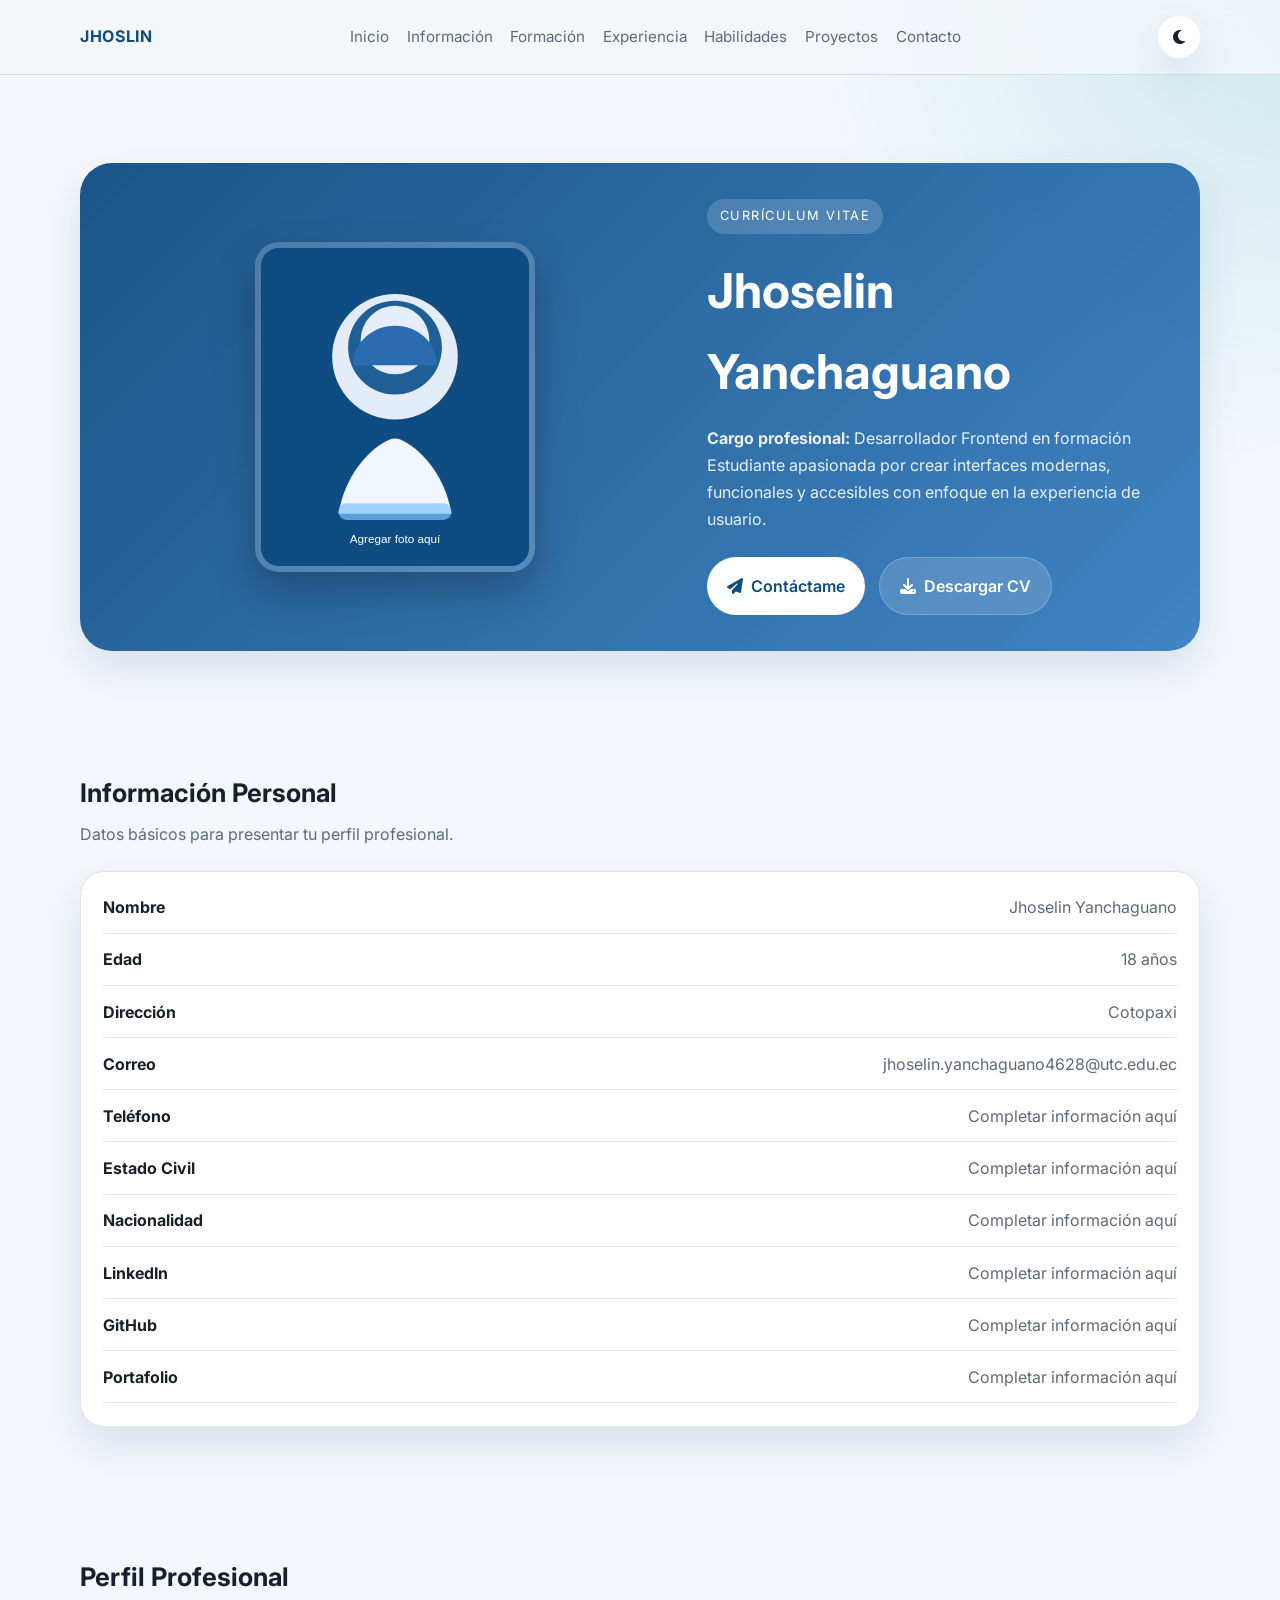
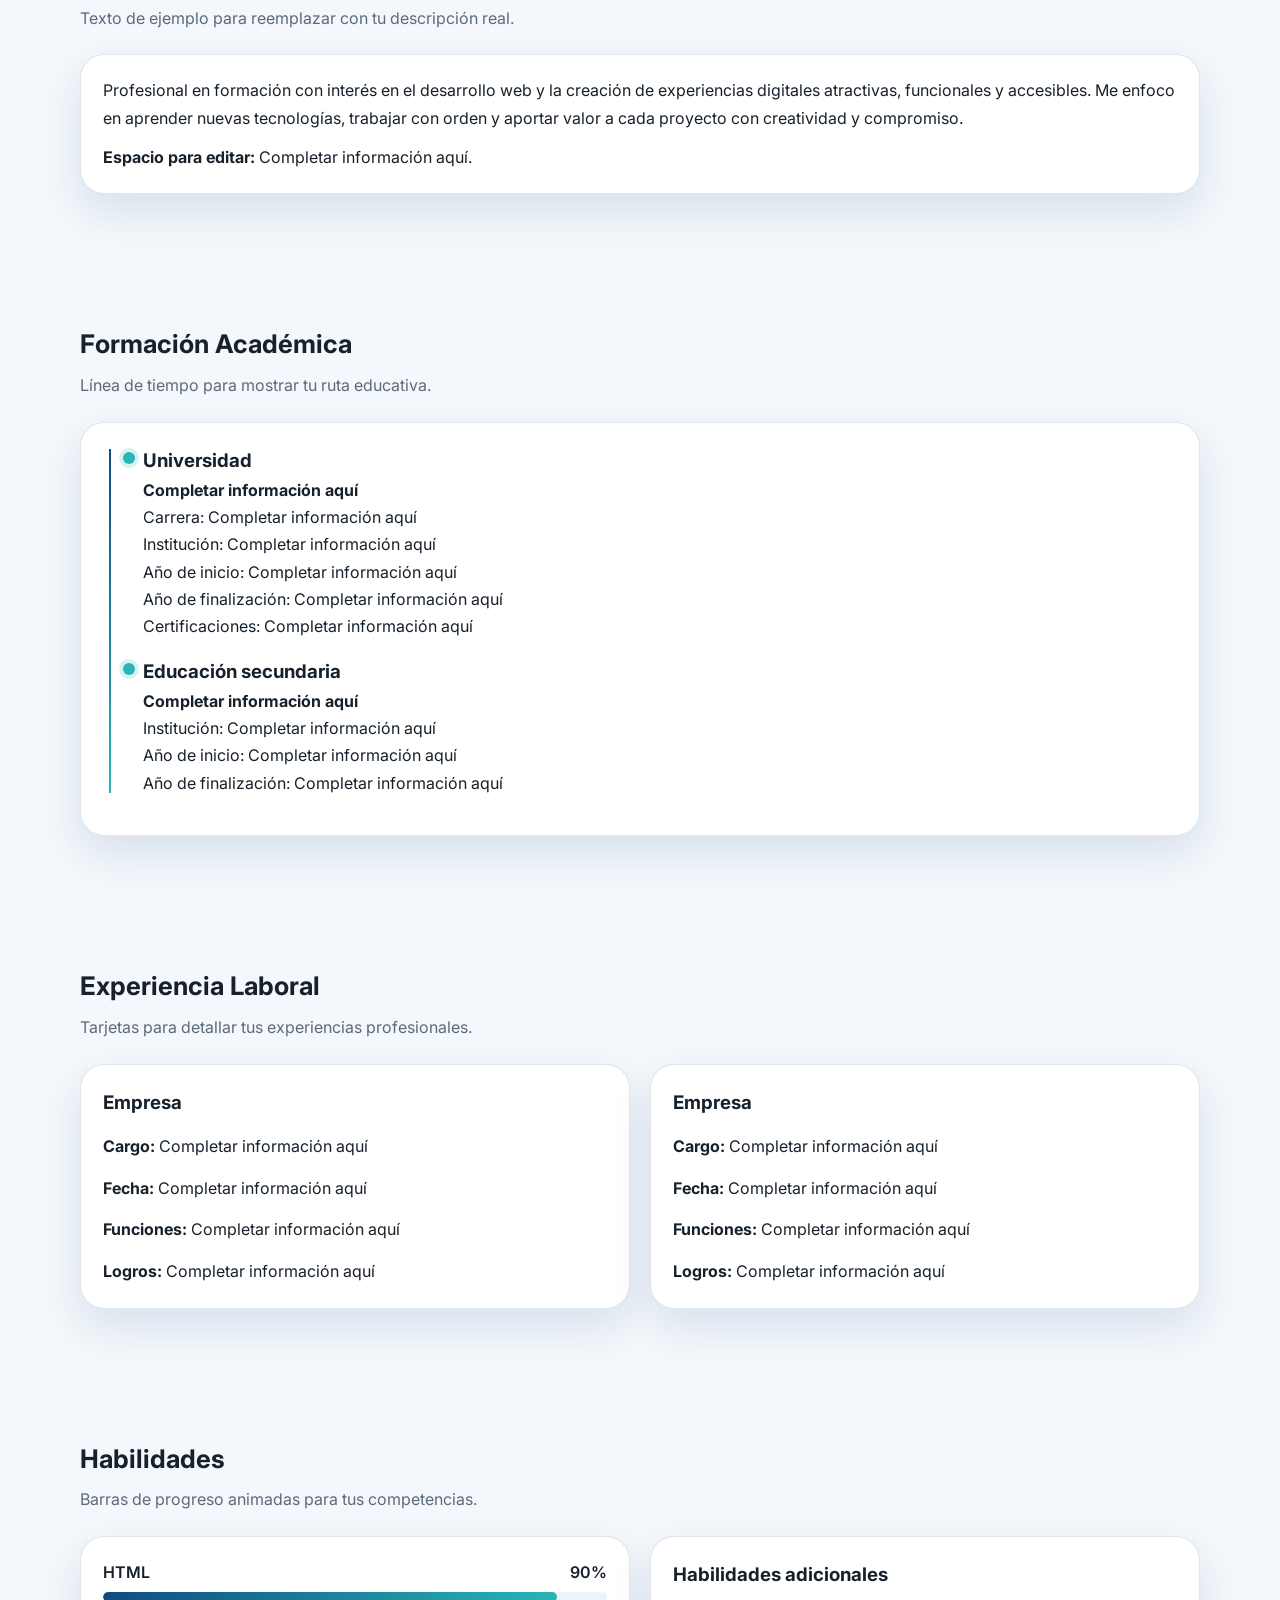
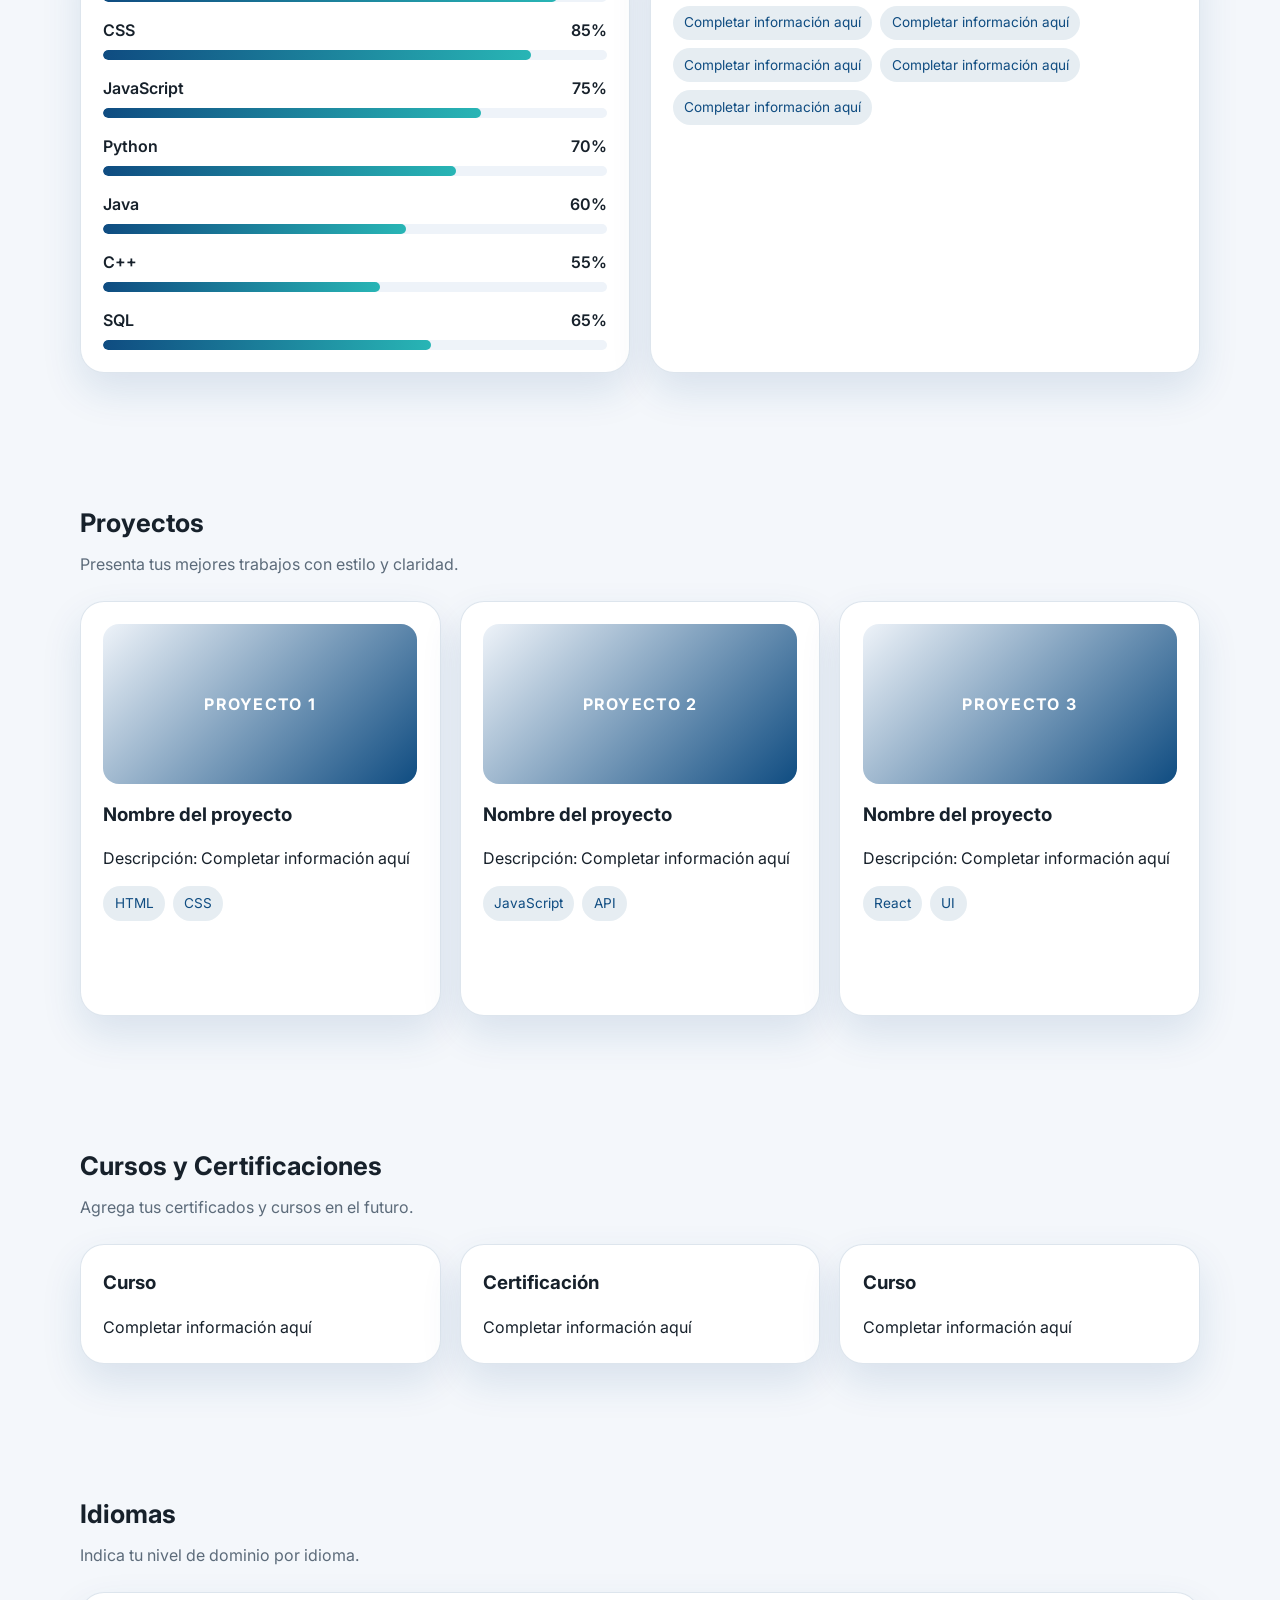
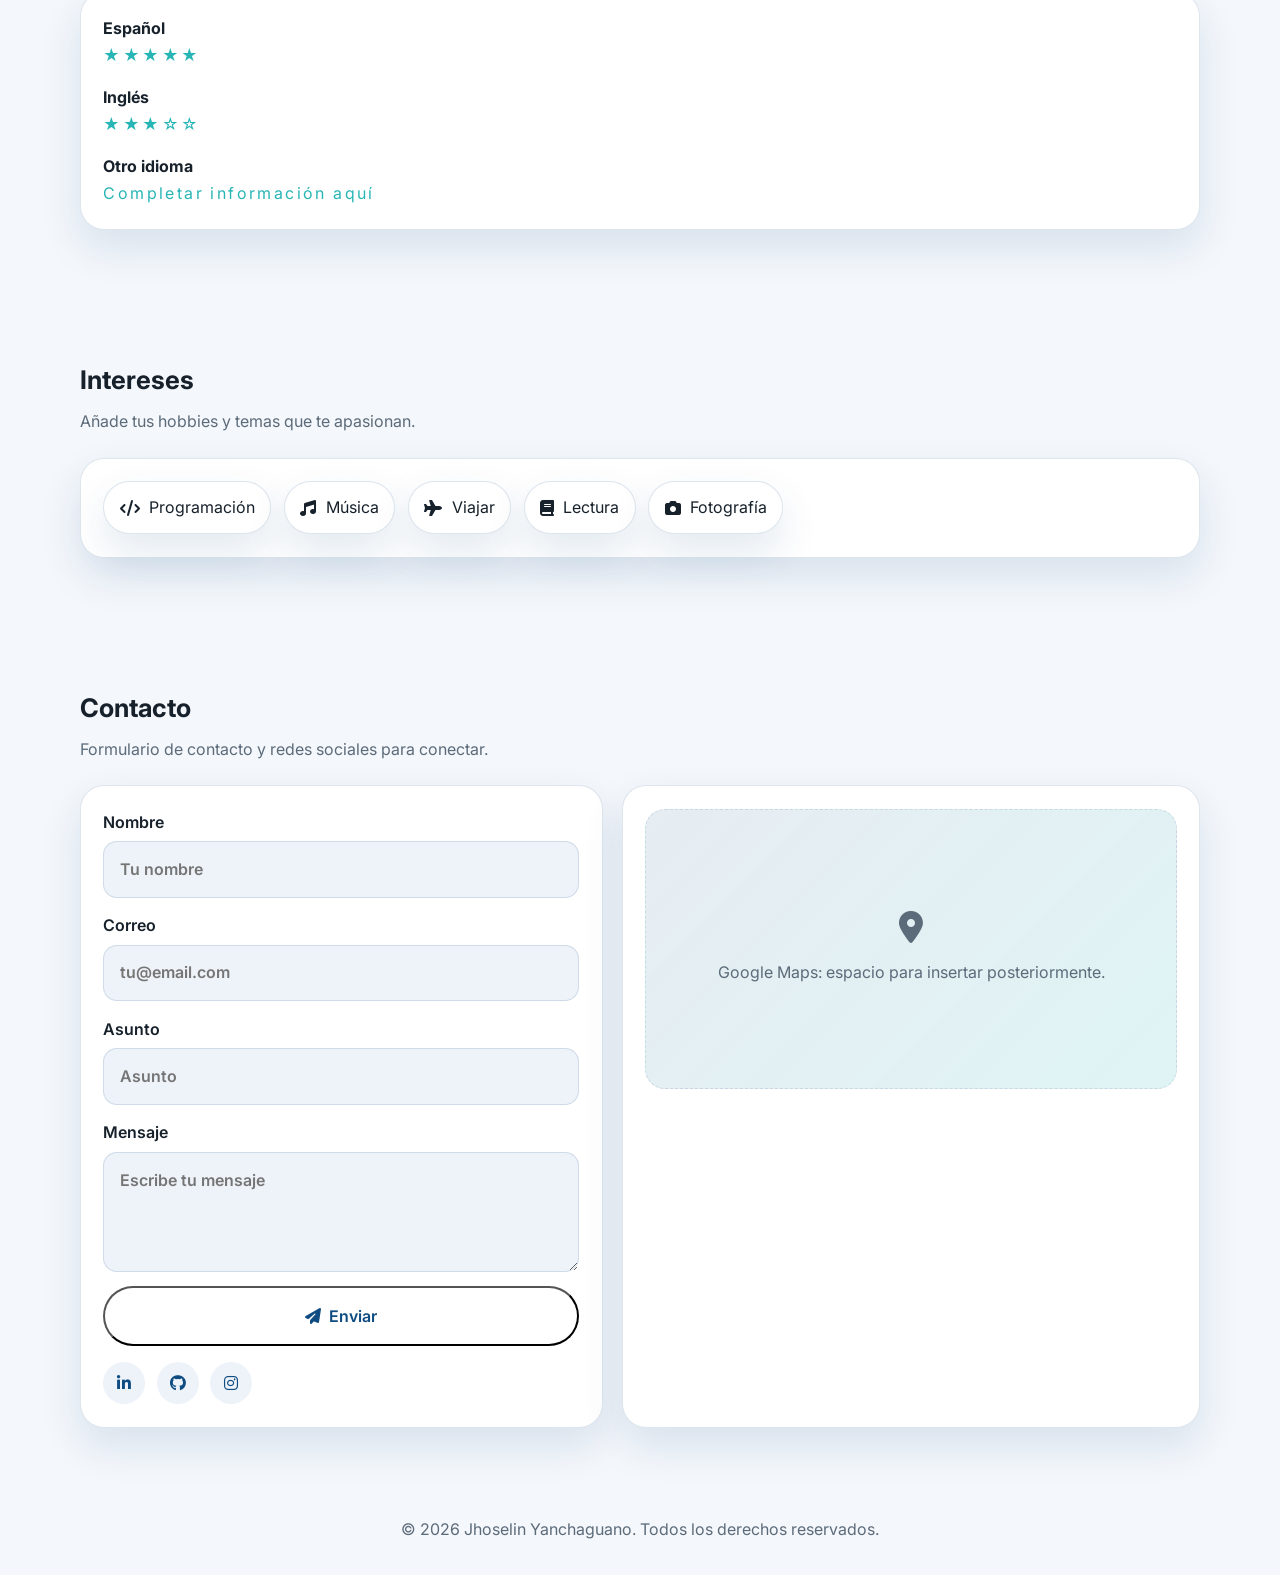
<file: index.html>
<!DOCTYPE html>
<html lang="es">
  <head>
    <meta charset="UTF-8" />
    <meta name="viewport" content="width=device-width, initial-scale=1.0" />
    <meta name="description" content="Hoja de vida profesional de Jhoselin Yanchaguano, desarrollador frontend y estudiante universitario." />
    <meta name="theme-color" content="#0f4c81" />
    <title>Jhoselin Yanchaguano | CV</title>
    <link rel="preconnect" href="https://fonts.googleapis.com" />
    <link rel="preconnect" href="https://fonts.gstatic.com" crossorigin />
    <link href="https://fonts.googleapis.com/css2?family=Inter:wght@400;500;600;700;800&display=swap" rel="stylesheet" />
    <link rel="stylesheet" href="https://cdnjs.cloudflare.com/ajax/libs/font-awesome/6.5.2/css/all.min.css" />
    <link rel="stylesheet" href="style.css" />
  </head>
  <body>
    <div class="scroll-progress" aria-hidden="true"></div>

    <header class="header">
      <div class="container">
        <a href="#inicio" class="brand">JHOSLIN</a>
        <nav class="nav" aria-label="Navegación principal">
          <a href="#inicio">Inicio</a>
          <a href="#sobre-mi">Información</a>
          <a href="#formacion">Formación</a>
          <a href="#experiencia">Experiencia</a>
          <a href="#habilidades">Habilidades</a>
          <a href="#proyectos">Proyectos</a>
          <a href="#contacto">Contacto</a>
        </nav>
        <div class="header-actions">
          <button id="themeToggle" class="icon-btn" aria-label="Cambiar tema" type="button">
            <i class="fa-solid fa-moon"></i>
          </button>
          <button class="menu-toggle" aria-label="Abrir menú" type="button">
            <i class="fa-solid fa-bars"></i>
          </button>
        </div>
      </div>
    </header>

    <main id="inicio">
      <section class="hero container">
        <div class="hero-card reveal">
          <div class="hero-profile">
            <img class="hero-photo" src="assets/img/profile-placeholder.svg" alt="Foto de perfil placeholder" />
          </div>
          <div>
            <span class="eyebrow">Currículum Vitae</span>
            <h1>Jhoselin Yanchaguano</h1>
            <p><strong>Cargo profesional:</strong> Desarrollador Frontend en formación</p>
            <p>Estudiante apasionada por crear interfaces modernas, funcionales y accesibles con enfoque en la experiencia de usuario.</p>
            <div class="hero-actions">
              <a class="btn-primary" href="#contacto"><i class="fa-solid fa-paper-plane"></i> Contáctame</a>
              <a class="btn-secondary" href="#"><i class="fa-solid fa-download"></i> Descargar CV</a>
            </div>
          </div>
        </div>
      </section>

      <section id="sobre-mi" class="section container">
        <div class="section-title reveal">
          <h2>Información Personal</h2>
          <p>Datos básicos para presentar tu perfil profesional.</p>
        </div>
        <div class="card reveal">
          <ul class="info-list">
            <li><strong>Nombre</strong><span>Jhoselin Yanchaguano</span></li>
            <li><strong>Edad</strong><span>18 años</span></li>
            <li><strong>Dirección</strong><span>Cotopaxi</span></li>
            <li><strong>Correo</strong><span><a href="mailto:jhoselin.yanchaguano4628@utc.edu.ec">jhoselin.yanchaguano4628@utc.edu.ec</a></span></li>
            <li><strong>Teléfono</strong><span>Completar información aquí</span></li>
            <li><strong>Estado Civil</strong><span>Completar información aquí</span></li>
            <li><strong>Nacionalidad</strong><span>Completar información aquí</span></li>
            <li><strong>LinkedIn</strong><span>Completar información aquí</span></li>
            <li><strong>GitHub</strong><span>Completar información aquí</span></li>
            <li><strong>Portafolio</strong><span>Completar información aquí</span></li>
          </ul>
        </div>
      </section>

      <section class="section container">
        <div class="section-title reveal">
          <h2>Perfil Profesional</h2>
          <p>Texto de ejemplo para reemplazar con tu descripción real.</p>
        </div>
        <div class="card reveal">
          <p>Profesional en formación con interés en el desarrollo web y la creación de experiencias digitales atractivas, funcionales y accesibles. Me enfoco en aprender nuevas tecnologías, trabajar con orden y aportar valor a cada proyecto con creatividad y compromiso.</p>
          <p class="muted-note"><strong>Espacio para editar:</strong> Completar información aquí.</p>
        </div>
      </section>

      <section id="formacion" class="section container">
        <div class="section-title reveal">
          <h2>Formación Académica</h2>
          <p>Línea de tiempo para mostrar tu ruta educativa.</p>
        </div>
        <div class="card reveal">
          <div class="timeline">
            <div class="timeline-item">
              <h3>Universidad</h3>
              <p><strong>Completar información aquí</strong></p>
              <p>Carrera: Completar información aquí</p>
              <p>Institución: Completar información aquí</p>
              <p>Año de inicio: Completar información aquí</p>
              <p>Año de finalización: Completar información aquí</p>
              <p>Certificaciones: Completar información aquí</p>
            </div>
            <div class="timeline-item">
              <h3>Educación secundaria</h3>
              <p><strong>Completar información aquí</strong></p>
              <p>Institución: Completar información aquí</p>
              <p>Año de inicio: Completar información aquí</p>
              <p>Año de finalización: Completar información aquí</p>
            </div>
          </div>
        </div>
      </section>

      <section id="experiencia" class="section container">
        <div class="section-title reveal">
          <h2>Experiencia Laboral</h2>
          <p>Tarjetas para detallar tus experiencias profesionales.</p>
        </div>
        <div class="grid-2">
          <article class="card project-card reveal">
            <h3>Empresa</h3>
            <p><strong>Cargo:</strong> Completar información aquí</p>
            <p><strong>Fecha:</strong> Completar información aquí</p>
            <p><strong>Funciones:</strong> Completar información aquí</p>
            <p><strong>Logros:</strong> Completar información aquí</p>
          </article>
          <article class="card project-card reveal">
            <h3>Empresa</h3>
            <p><strong>Cargo:</strong> Completar información aquí</p>
            <p><strong>Fecha:</strong> Completar información aquí</p>
            <p><strong>Funciones:</strong> Completar información aquí</p>
            <p><strong>Logros:</strong> Completar información aquí</p>
          </article>
        </div>
      </section>

      <section id="habilidades" class="section container">
        <div class="section-title reveal">
          <h2>Habilidades</h2>
          <p>Barras de progreso animadas para tus competencias.</p>
        </div>
        <div class="grid-2">
          <div class="card reveal">
            <div class="progress-list">
              <div class="progress-item">
                <div class="progress-top"><span>HTML</span><span>90%</span></div>
                <div class="progress-bar"><span data-width="90%"></span></div>
              </div>
              <div class="progress-item">
                <div class="progress-top"><span>CSS</span><span>85%</span></div>
                <div class="progress-bar"><span data-width="85%"></span></div>
              </div>
              <div class="progress-item">
                <div class="progress-top"><span>JavaScript</span><span>75%</span></div>
                <div class="progress-bar"><span data-width="75%"></span></div>
              </div>
              <div class="progress-item">
                <div class="progress-top"><span>Python</span><span>70%</span></div>
                <div class="progress-bar"><span data-width="70%"></span></div>
              </div>
              <div class="progress-item">
                <div class="progress-top"><span>Java</span><span>60%</span></div>
                <div class="progress-bar"><span data-width="60%"></span></div>
              </div>
              <div class="progress-item">
                <div class="progress-top"><span>C++</span><span>55%</span></div>
                <div class="progress-bar"><span data-width="55%"></span></div>
              </div>
              <div class="progress-item">
                <div class="progress-top"><span>SQL</span><span>65%</span></div>
                <div class="progress-bar"><span data-width="65%"></span></div>
              </div>
            </div>
          </div>
          <div class="card reveal">
            <h3>Habilidades adicionales</h3>
            <div class="tag-list" style="margin-top: 0.9rem;">
              <span class="tag">Completar información aquí</span>
              <span class="tag">Completar información aquí</span>
              <span class="tag">Completar información aquí</span>
              <span class="tag">Completar información aquí</span>
              <span class="tag">Completar información aquí</span>
            </div>
          </div>
        </div>
      </section>

      <section id="proyectos" class="section container">
        <div class="section-title reveal">
          <h2>Proyectos</h2>
          <p>Presenta tus mejores trabajos con estilo y claridad.</p>
        </div>
        <div class="grid-3">
          <article class="card project-card reveal">
            <div class="project-thumb">Proyecto 1</div>
            <h3>Nombre del proyecto</h3>
            <p>Descripción: Completar información aquí</p>
            <div class="tag-list">
              <span class="tag">HTML</span><span class="tag">CSS</span>
            </div>
            <a class="btn-secondary" href="#"><i class="fa-solid fa-arrow-up-right-from-square"></i> Ver Proyecto</a>
          </article>
          <article class="card project-card reveal">
            <div class="project-thumb">Proyecto 2</div>
            <h3>Nombre del proyecto</h3>
            <p>Descripción: Completar información aquí</p>
            <div class="tag-list">
              <span class="tag">JavaScript</span><span class="tag">API</span>
            </div>
            <a class="btn-secondary" href="#"><i class="fa-solid fa-arrow-up-right-from-square"></i> Ver Proyecto</a>
          </article>
          <article class="card project-card reveal">
            <div class="project-thumb">Proyecto 3</div>
            <h3>Nombre del proyecto</h3>
            <p>Descripción: Completar información aquí</p>
            <div class="tag-list">
              <span class="tag">React</span><span class="tag">UI</span>
            </div>
            <a class="btn-secondary" href="#"><i class="fa-solid fa-arrow-up-right-from-square"></i> Ver Proyecto</a>
          </article>
        </div>
      </section>

      <section class="section container">
        <div class="section-title reveal">
          <h2>Cursos y Certificaciones</h2>
          <p>Agrega tus certificados y cursos en el futuro.</p>
        </div>
        <div class="grid-3">
          <article class="card course-card reveal">
            <h3>Curso</h3>
            <p>Completar información aquí</p>
          </article>
          <article class="card course-card reveal">
            <h3>Certificación</h3>
            <p>Completar información aquí</p>
          </article>
          <article class="card course-card reveal">
            <h3>Curso</h3>
            <p>Completar información aquí</p>
          </article>
        </div>
      </section>

      <section class="section container">
        <div class="section-title reveal">
          <h2>Idiomas</h2>
          <p>Indica tu nivel de dominio por idioma.</p>
        </div>
        <div class="card reveal">
          <div class="language-list">
            <div><strong>Español</strong><div class="stars">★★★★★</div></div>
            <div><strong>Inglés</strong><div class="stars">★★★☆☆</div></div>
            <div><strong>Otro idioma</strong><div class="stars">Completar información aquí</div></div>
          </div>
        </div>
      </section>

      <section class="section container">
        <div class="section-title reveal">
          <h2>Intereses</h2>
          <p>Añade tus hobbies y temas que te apasionan.</p>
        </div>
        <div class="card reveal">
          <div class="interests">
            <span class="interest-item"><i class="fa-solid fa-code"></i> Programación</span>
            <span class="interest-item"><i class="fa-solid fa-music"></i> Música</span>
            <span class="interest-item"><i class="fa-solid fa-plane"></i> Viajar</span>
            <span class="interest-item"><i class="fa-solid fa-book"></i> Lectura</span>
            <span class="interest-item"><i class="fa-solid fa-camera"></i> Fotografía</span>
          </div>
        </div>
      </section>

      <section id="contacto" class="section container">
        <div class="section-title reveal">
          <h2>Contacto</h2>
          <p>Formulario de contacto y redes sociales para conectar.</p>
        </div>
        <div class="contact-grid">
          <div class="card reveal">
            <form class="form-grid">
              <label>Nombre
                <input type="text" placeholder="Tu nombre" />
              </label>
              <label>Correo
                <input type="email" placeholder="tu@email.com" />
              </label>
              <label>Asunto
                <input type="text" placeholder="Asunto" />
              </label>
              <label>Mensaje
                <textarea placeholder="Escribe tu mensaje"></textarea>
              </label>
              <button class="btn-primary" type="submit"><i class="fa-solid fa-paper-plane"></i> Enviar</button>
            </form>
            <div class="social-links" aria-label="Redes sociales">
              <a href="#" aria-label="LinkedIn"><i class="fa-brands fa-linkedin-in"></i></a>
              <a href="#" aria-label="GitHub"><i class="fa-brands fa-github"></i></a>
              <a href="#" aria-label="Instagram"><i class="fa-brands fa-instagram"></i></a>
            </div>
          </div>
          <div class="card reveal">
            <div class="map-placeholder">
              <div>
                <i class="fa-solid fa-location-dot map-icon"></i>
                <p class="map-text">Google Maps: espacio para insertar posteriormente.</p>
              </div>
            </div>
          </div>
        </div>
      </section>
    </main>

    <footer class="footer container">
      <p>© 2026 Jhoselin Yanchaguano. Todos los derechos reservados.</p>
    </footer>

    <button id="backToTop" class="back-to-top" aria-label="Volver arriba" type="button">
      <i class="fa-solid fa-arrow-up"></i>
    </button>

    <script src="script.js"></script>
  </body>
</html>
</file>
<file: style.css>
:root {
  color-scheme: light;
  --bg: #f4f7fb;
  --surface: #ffffff;
  --surface-2: #eef3f9;
  --text: #17212b;
  --text-muted: #5c6b7a;
  --primary: #0f4c81;
  --primary-2: #2d77be;
  --accent: #28b5b5;
  --border: rgba(15, 76, 129, 0.14);
  --shadow: 0 18px 40px rgba(15, 76, 129, 0.12);
  --hero-gradient: linear-gradient(135deg, rgba(15, 76, 129, 0.95), rgba(45, 119, 190, 0.9));
}

body.dark {
  color-scheme: dark;
  --bg: #07111d;
  --surface: #0f1b2a;
  --surface-2: #142536;
  --text: #f2f7ff;
  --text-muted: #9fb0c3;
  --primary: #7ec4ff;
  --primary-2: #4fa2e0;
  --accent: #38d2d2;
  --border: rgba(126, 196, 255, 0.18);
  --shadow: 0 20px 45px rgba(0, 0, 0, 0.35);
  --hero-gradient: linear-gradient(135deg, rgba(7, 17, 29, 0.98), rgba(17, 52, 87, 0.9));
}

* {
  box-sizing: border-box;
  margin: 0;
  padding: 0;
}

html {
  scroll-behavior: smooth;
}

body {
  font-family: 'Inter', 'Segoe UI', Roboto, sans-serif;
  background: var(--bg);
  color: var(--text);
  line-height: 1.7;
  overflow-x: hidden;
  transition: background 0.3s ease, color 0.3s ease;
}

body::before {
  content: '';
  position: fixed;
  inset: 0;
  background: radial-gradient(circle at top right, rgba(40, 181, 181, 0.18), transparent 30%);
  pointer-events: none;
  z-index: -1;
}

img {
  max-width: 100%;
  display: block;
}

a {
  color: inherit;
  text-decoration: none;
}

button,
input,
textarea {
  font: inherit;
}

::selection {
  background: var(--accent);
  color: white;
}

::-webkit-scrollbar {
  width: 10px;
}

::-webkit-scrollbar-track {
  background: var(--surface-2);
}

::-webkit-scrollbar-thumb {
  background: linear-gradient(180deg, var(--primary), var(--accent));
  border-radius: 999px;
}

.scroll-progress {
  position: fixed;
  top: 0;
  left: 0;
  height: 3px;
  width: 0;
  background: linear-gradient(90deg, var(--primary), var(--accent));
  z-index: 1000;
}

.container {
  width: min(1120px, calc(100% - 2rem));
  margin: 0 auto;
}

.header {
  position: sticky;
  top: 0;
  z-index: 900;
  backdrop-filter: blur(16px);
  background: rgba(244, 247, 251, 0.8);
  border-bottom: 1px solid var(--border);
}

body.dark .header {
  background: rgba(7, 17, 29, 0.82);
}

.header .container {
  display: flex;
  align-items: center;
  justify-content: space-between;
  padding: 1rem 0;
  gap: 1rem;
}

.brand {
  font-weight: 700;
  letter-spacing: 0.04em;
  color: var(--primary);
}

.nav {
  display: flex;
  align-items: center;
  gap: 1.1rem;
}

.nav a {
  color: var(--text-muted);
  font-size: 0.95rem;
  transition: color 0.2s ease;
}

.nav a:hover,
.nav a:focus-visible {
  color: var(--primary);
}

.header-actions {
  display: flex;
  align-items: center;
  gap: 0.75rem;
}

.icon-btn,
.menu-toggle {
  border: none;
  background: var(--surface);
  color: var(--text);
  width: 42px;
  height: 42px;
  border-radius: 50%;
  display: grid;
  place-items: center;
  box-shadow: var(--shadow);
  cursor: pointer;
  transition: transform 0.2s ease, background 0.3s ease;
}

.icon-btn:hover,
.menu-toggle:hover {
  transform: translateY(-2px);
}

.menu-toggle {
  display: none;
}

.hero {
  padding: 5.5rem 0 3.5rem;
}

.hero-card {
  display: grid;
  grid-template-columns: 1.1fr 0.9fr;
  gap: 2rem;
  align-items: center;
  background: var(--hero-gradient);
  color: white;
  padding: 2.25rem;
  border-radius: 32px;
  box-shadow: var(--shadow);
}

.hero-profile {
  display: flex;
  justify-content: center;
}

.hero-photo {
  width: min(280px, 100%);
  border-radius: 24px;
  border: 6px solid rgba(255,255,255,0.2);
  box-shadow: 0 20px 40px rgba(0,0,0,0.25);
}

.eyebrow {
  display: inline-block;
  padding: 0.4rem 0.8rem;
  border-radius: 999px;
  background: rgba(255,255,255,0.16);
  font-size: 0.8rem;
  letter-spacing: 0.12em;
  text-transform: uppercase;
  margin-bottom: 1rem;
}

.hero h1 {
  font-size: clamp(2rem, 4vw, 3rem);
  margin-bottom: 0.75rem;
}

.hero p {
  color: rgba(255,255,255,0.9);
}

.hero-actions {
  display: flex;
  flex-wrap: wrap;
  gap: 0.9rem;
  margin-top: 1.5rem;
}

.btn-primary,
.btn-secondary {
  display: inline-flex;
  align-items: center;
  justify-content: center;
  gap: 0.5rem;
  padding: 0.9rem 1.25rem;
  border-radius: 999px;
  font-weight: 600;
  transition: transform 0.2s ease, box-shadow 0.2s ease;
}

.btn-primary {
  background: white;
  color: var(--primary);
}

.btn-secondary {
  background: rgba(255,255,255,0.15);
  color: white;
  border: 1px solid rgba(255,255,255,0.2);
}

.btn-primary:hover,
.btn-secondary:hover {
  transform: translateY(-2px);
  box-shadow: 0 12px 24px rgba(0,0,0,0.18);
}

.section {
  padding: 4rem 0;
}

.section-title {
  margin-bottom: 1.4rem;
}

.section-title h2 {
  font-size: 1.6rem;
  margin-bottom: 0.4rem;
}

.section-title p {
  color: var(--text-muted);
}

.card {
  background: var(--surface);
  border: 1px solid var(--border);
  border-radius: 24px;
  padding: 1.4rem;
  box-shadow: var(--shadow);
  transition: transform 0.25s ease, border-color 0.25s ease;
}

.card:hover {
  transform: translateY(-4px);
  border-color: var(--primary);
}

.grid-2,
.grid-3,
.grid-4 {
  display: grid;
  gap: 1.2rem;
}

.grid-2 {
  grid-template-columns: repeat(2, minmax(0, 1fr));
}

.grid-3 {
  grid-template-columns: repeat(3, minmax(0, 1fr));
}

.grid-4 {
  grid-template-columns: repeat(4, minmax(0, 1fr));
}

.info-list {
  list-style: none;
  display: grid;
  gap: 0.8rem;
}

.info-list li {
  display: flex;
  justify-content: space-between;
  gap: 1rem;
  padding-bottom: 0.7rem;
  border-bottom: 1px solid var(--border);
}

.info-list span {
  color: var(--text-muted);
}

.timeline {
  position: relative;
  padding-left: 1.25rem;
}

.timeline::before {
  content: '';
  position: absolute;
  left: 0.35rem;
  top: 0.25rem;
  bottom: 0.25rem;
  width: 2px;
  background: linear-gradient(180deg, var(--primary), var(--accent));
}

.timeline-item {
  position: relative;
  padding-left: 1.2rem;
  margin-bottom: 1rem;
}

.timeline-item::before {
  content: '';
  position: absolute;
  left: -0.05rem;
  top: 0.4rem;
  width: 0.8rem;
  height: 0.8rem;
  border-radius: 50%;
  background: var(--accent);
  box-shadow: 0 0 0 4px rgba(40, 181, 181, 0.18);
}

.progress-list {
  display: grid;
  gap: 0.95rem;
}

.progress-item {
  display: grid;
  gap: 0.35rem;
}

.progress-top {
  display: flex;
  justify-content: space-between;
  font-weight: 600;
}

.progress-bar {
  height: 10px;
  background: var(--surface-2);
  border-radius: 999px;
  overflow: hidden;
}

.progress-bar span {
  display: block;
  height: 100%;
  width: 0;
  border-radius: inherit;
  background: linear-gradient(90deg, var(--primary), var(--accent));
  transition: width 1.1s ease;
}

.project-card,
.course-card {
  display: flex;
  flex-direction: column;
  gap: 0.9rem;
}

.project-thumb {
  height: 160px;
  border-radius: 16px;
  background: linear-gradient(135deg, var(--surface-2), var(--primary));
  display: grid;
  place-items: center;
  color: white;
  font-weight: 700;
  letter-spacing: 0.08em;
  text-transform: uppercase;
}

.tag-list {
  display: flex;
  flex-wrap: wrap;
  gap: 0.5rem;
}

.tag {
  padding: 0.35rem 0.7rem;
  border-radius: 999px;
  background: rgba(15, 76, 129, 0.1);
  color: var(--primary);
  font-size: 0.85rem;
}

.language-list {
  display: grid;
  gap: 0.9rem;
}

.stars {
  color: var(--accent);
  letter-spacing: 0.15em;
}

.interests {
  display: flex;
  flex-wrap: wrap;
  gap: 0.8rem;
}

.interest-item {
  display: inline-flex;
  align-items: center;
  gap: 0.6rem;
  padding: 0.75rem 0.95rem;
  border-radius: 999px;
  background: var(--surface);
  border: 1px solid var(--border);
  box-shadow: var(--shadow);
}

.contact-grid {
  display: grid;
  grid-template-columns: 0.95fr 1.05fr;
  gap: 1.2rem;
}

.form-grid {
  display: grid;
  gap: 0.9rem;
}

label {
  display: grid;
  gap: 0.35rem;
  font-weight: 600;
}

input,
textarea {
  width: 100%;
  border: 1px solid var(--border);
  border-radius: 14px;
  padding: 0.85rem 0.95rem;
  background: var(--surface-2);
  color: var(--text);
}

textarea {
  min-height: 120px;
  resize: vertical;
}

.map-placeholder {
  min-height: 280px;
  border-radius: 20px;
  background: linear-gradient(135deg, rgba(15, 76, 129, 0.1), rgba(40, 181, 181, 0.15));
  border: 1px dashed var(--border);
  display: grid;
  place-items: center;
  text-align: center;
  padding: 1rem;
  color: var(--text-muted);
}

.map-icon {
  font-size: 2rem;
}

.map-text {
  margin-top: 0.7rem;
}

.muted-note {
  margin-top: 0.75rem;
}

.social-links {
  display: flex;
  flex-wrap: wrap;
  gap: 0.7rem;
  margin-top: 1rem;
}

.social-links a {
  display: inline-flex;
  align-items: center;
  justify-content: center;
  width: 42px;
  height: 42px;
  border-radius: 50%;
  background: var(--surface-2);
  color: var(--primary);
  transition: transform 0.2s ease, background 0.2s ease;
}

.social-links a:hover {
  background: var(--primary);
  color: white;
  transform: translateY(-2px);
}

.footer {
  padding: 1.5rem 0 2rem;
  text-align: center;
  color: var(--text-muted);
}

.back-to-top {
  position: fixed;
  right: 1.2rem;
  bottom: 1.2rem;
  border: none;
  width: 46px;
  height: 46px;
  border-radius: 50%;
  background: var(--primary);
  color: white;
  cursor: pointer;
  box-shadow: var(--shadow);
  opacity: 0;
  pointer-events: none;
  transition: opacity 0.2s ease, transform 0.2s ease;
}

.back-to-top.show {
  opacity: 1;
  pointer-events: auto;
}

.back-to-top:hover {
  transform: translateY(-2px);
}

.reveal {
  opacity: 0;
  transform: translateY(24px);
  transition: opacity 0.7s ease, transform 0.7s ease;
}

.reveal.visible {
  opacity: 1;
  transform: translateY(0);
}

@media (max-width: 900px) {
  .hero-card,
  .contact-grid {
    grid-template-columns: 1fr;
  }

  .grid-3,
  .grid-4 {
    grid-template-columns: repeat(2, minmax(0, 1fr));
  }
}

@media (max-width: 720px) {
  .menu-toggle {
    display: grid;
  }

  .nav {
    position: absolute;
    top: calc(100% + 0.4rem);
    right: 1rem;
    flex-direction: column;
    align-items: flex-start;
    background: var(--surface);
    padding: 0.9rem;
    border-radius: 16px;
    border: 1px solid var(--border);
    box-shadow: var(--shadow);
    display: none;
  }

  .nav.open {
    display: flex;
  }

  .grid-2,
  .grid-3,
  .grid-4 {
    grid-template-columns: 1fr;
  }
}
</file>
